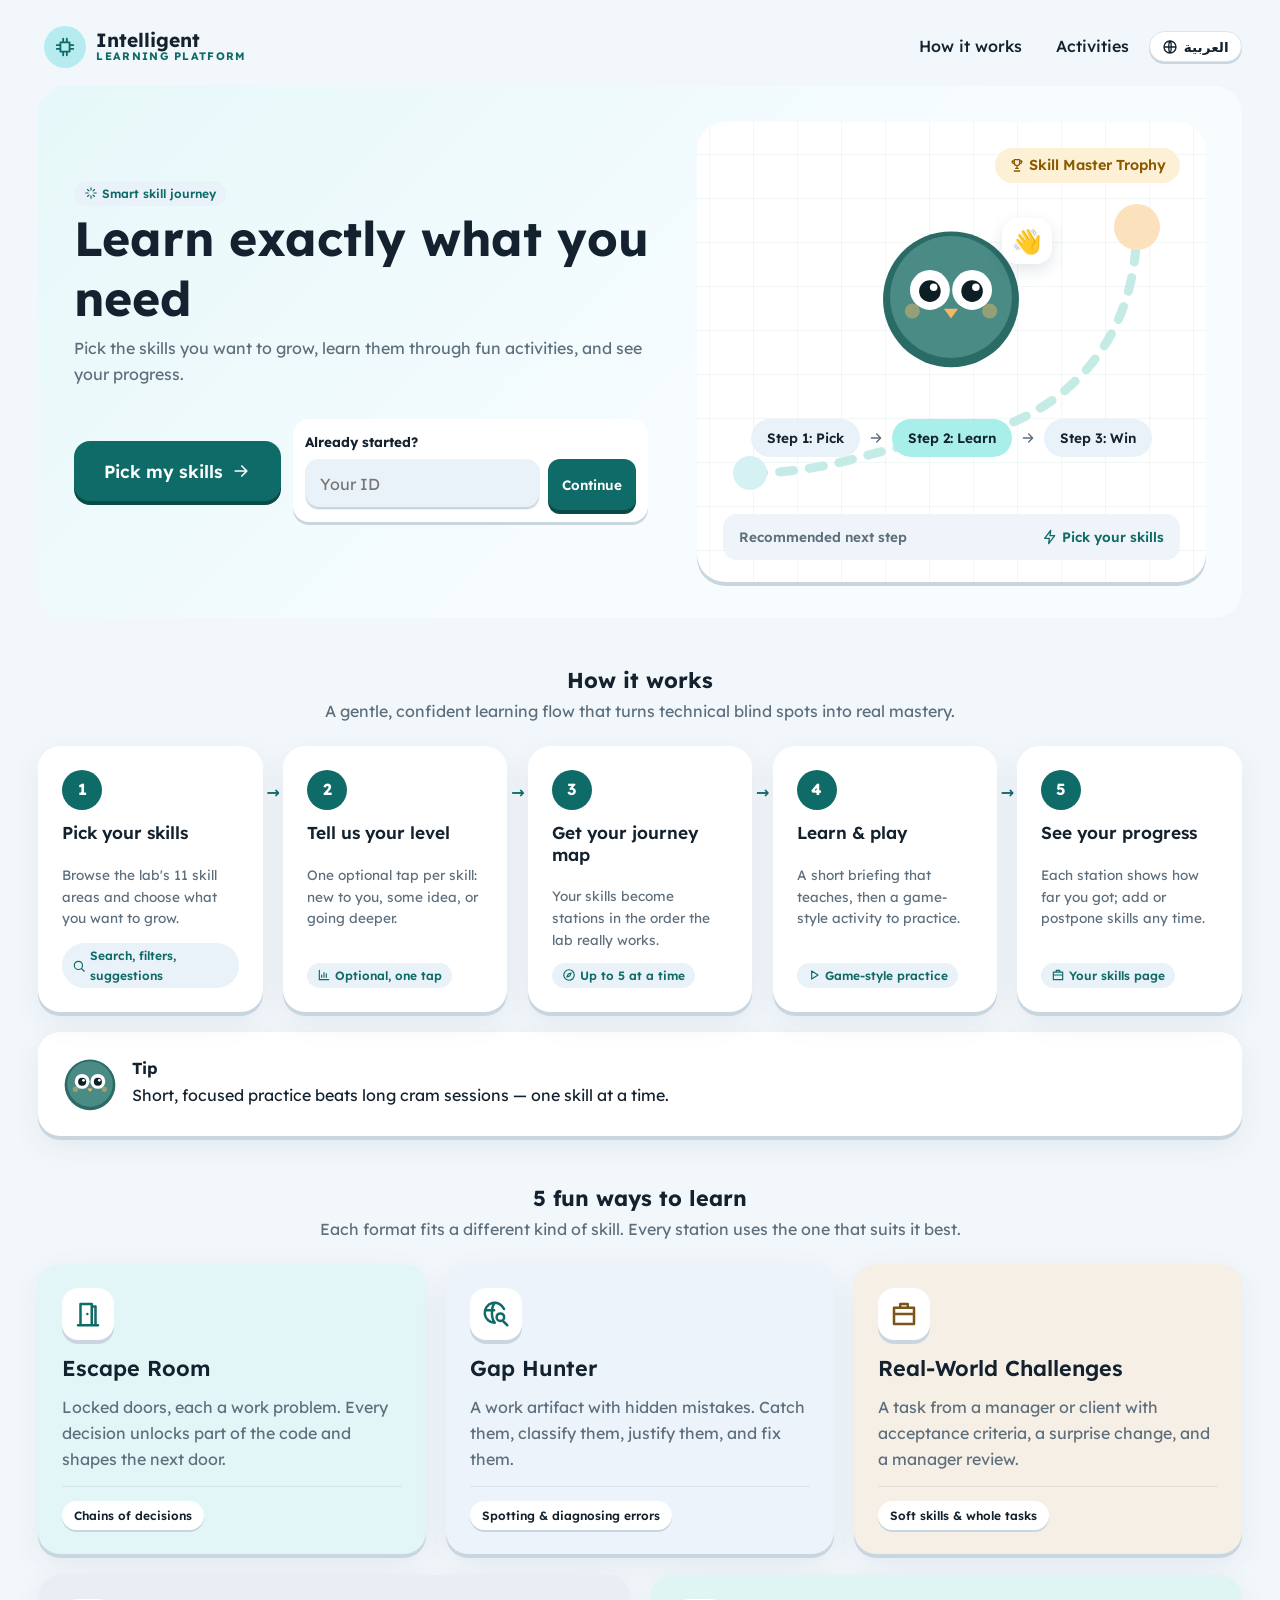
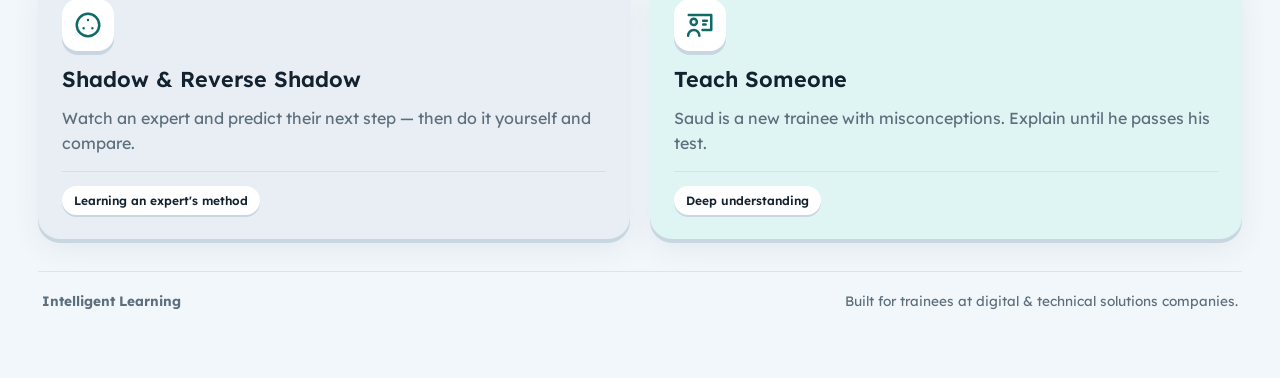
<file: frontend/index.html>
<!doctype html>
<html lang="en" dir="ltr">
<head>
  <meta charset="utf-8">
  <meta name="viewport" content="width=device-width, initial-scale=1">
  <title>Intelligent Learning</title>
  <link rel="preconnect" href="https://fonts.googleapis.com">
  <link rel="preconnect" href="https://fonts.gstatic.com" crossorigin>
  <link rel="stylesheet" href="https://fonts.googleapis.com/css2?family=Lexend:wght@400;500;600;700&family=IBM+Plex+Sans+Arabic:wght@400;500;600;700&display=swap">
  <link rel="stylesheet" href="css/style.css?v=18">
  <script src="js/i18n.js?v=18"></script>
</head>
<body>
  <main id="page"></main>
  <script src="js/core.js?v=18"></script>
  <script src="js/index.js?v=18"></script>
</body>
</html>
</file>
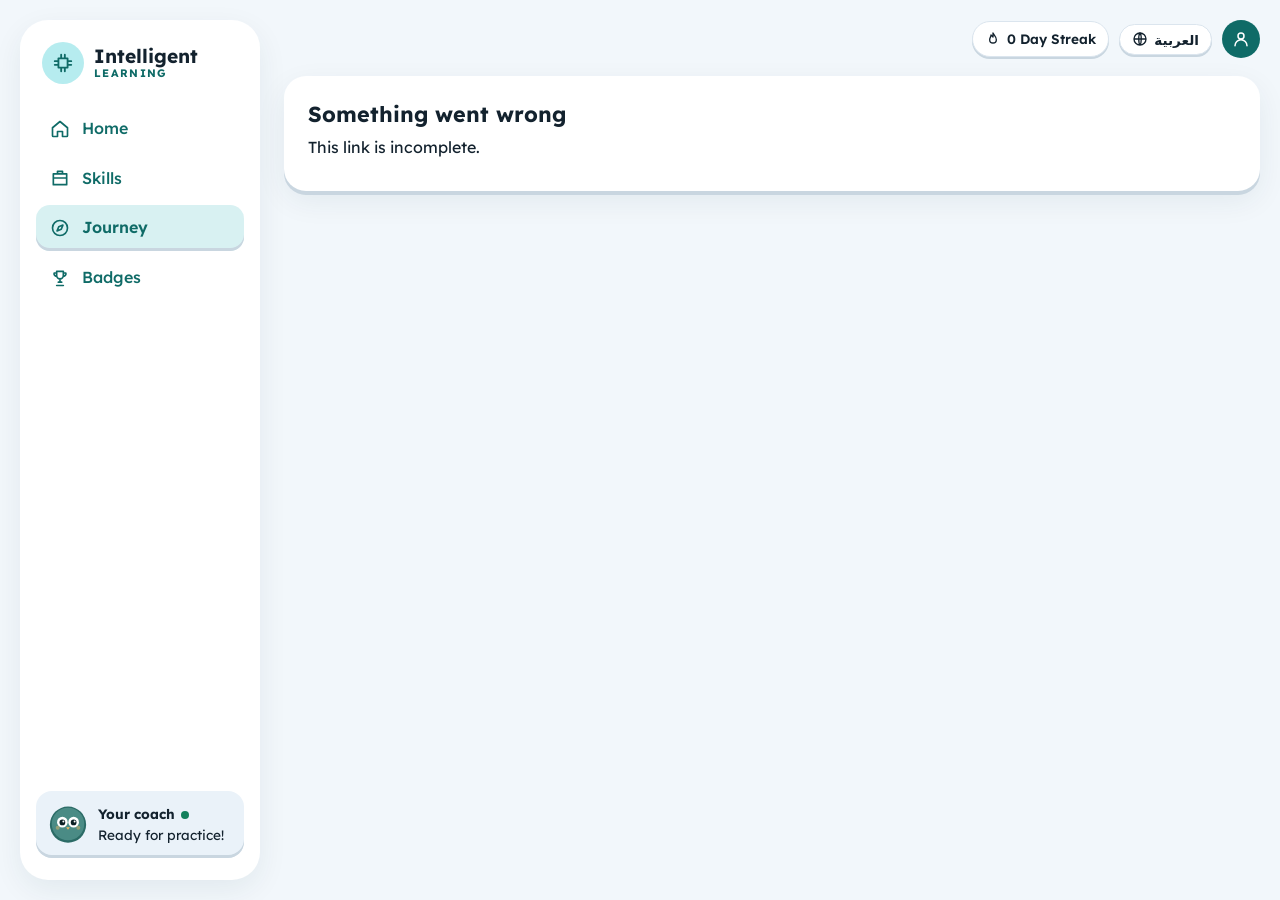
<file: frontend/activity.html>
<!doctype html>
<html lang="en" dir="ltr">
<head>
  <meta charset="utf-8">
  <meta name="viewport" content="width=device-width, initial-scale=1">
  <title>Intelligent Learning</title>
  <link rel="preconnect" href="https://fonts.googleapis.com">
  <link rel="preconnect" href="https://fonts.gstatic.com" crossorigin>
  <link rel="stylesheet" href="https://fonts.googleapis.com/css2?family=Lexend:wght@400;500;600;700&family=IBM+Plex+Sans+Arabic:wght@400;500;600;700&display=swap">
  <link rel="stylesheet" href="css/style.css?v=18">
  <script src="js/i18n.js?v=18"></script>
</head>
<body>
  <main id="page"></main>
  <script src="js/core.js?v=18"></script>
  <script src="js/activity-kit.js?v=18"></script>
  <script src="js/activity-hunter.js?v=18"></script>
  <script src="js/activity-escape.js?v=18"></script>
  <script src="js/activity-work.js?v=18"></script>
  <script src="js/activity-shadow.js?v=18"></script>
  <script src="js/activity-teach.js?v=18"></script>
  <script src="js/activity.js?v=18"></script>
</body>
</html>
</file>
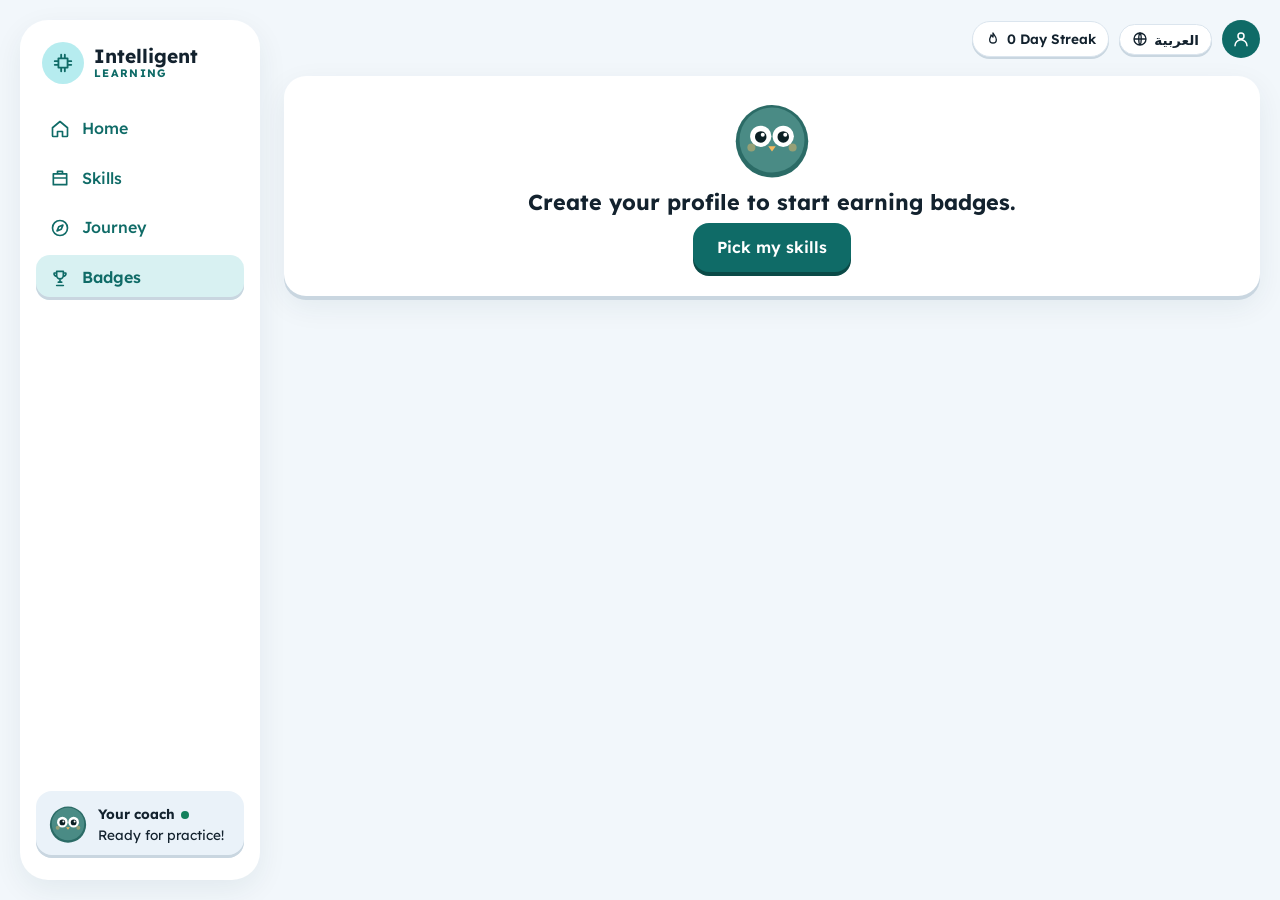
<file: frontend/badges.html>
<!doctype html>
<html lang="en" dir="ltr">
<head>
  <meta charset="utf-8">
  <meta name="viewport" content="width=device-width, initial-scale=1">
  <title>Intelligent Learning</title>
  <link rel="preconnect" href="https://fonts.googleapis.com">
  <link rel="preconnect" href="https://fonts.gstatic.com" crossorigin>
  <link rel="stylesheet" href="https://fonts.googleapis.com/css2?family=Lexend:wght@400;500;600;700&family=IBM+Plex+Sans+Arabic:wght@400;500;600;700&display=swap">
  <link rel="stylesheet" href="css/style.css?v=18">
  <script src="js/i18n.js?v=18"></script>
</head>
<body>
  <main id="page"></main>
  <script src="js/core.js?v=18"></script>
  <script src="js/badges.js?v=18"></script>
</body>
</html>
</file>
<file: frontend/css/style.css>
/* Intelligent Learning — design system (teal, soft cards, friendly game feel).
   Logical properties everywhere so the same CSS works for English (LTR) and Arabic (RTL). */

:root {
  --bg: #f2f7fb;
  --surface: #ffffff;
  --surface-2: #eaf2f9;
  --text: #13222e;
  --muted: #5d6e7c;
  --border: #dbe5ee;
  --edge: #c9d6e0; /* the "3D" bottom edge of cards and buttons */
  --primary: #0f6b67;
  --primary-hover: #0b5753;
  --primary-soft: #d8f1f2;
  --cyan: #b6ecef;
  --cyan-soft: #e6f8f9;
  --amber: #f3b23f;
  --amber-soft: #fdf0d5;
  --amber-text: #8a5a00;
  --success: #12805c;
  --success-soft: #dcf3ea;
  --danger: #c4373c;
  --danger-soft: #fbe3e4;
  --coach-ring: #2b6b66;
  --coach-body: #4a8b85;
  --radius: 22px;
  --shadow: 0 10px 30px rgba(19, 50, 70, 0.07);
  --font: "Lexend", "Segoe UI", system-ui, sans-serif;
}
html[lang="ar"] { --font: "IBM Plex Sans Arabic", "Lexend", Tahoma, sans-serif; }

* { box-sizing: border-box; }
body { margin: 0; background: var(--bg); color: var(--text); font-family: var(--font); line-height: 1.6; }
h1, h2, h3 { line-height: 1.25; margin: 0 0 8px; }
h1 { font-size: 1.9rem; font-weight: 700; }
h2 { font-size: 1.35rem; font-weight: 700; }
h3 { font-size: 1.08rem; font-weight: 600; }
p { margin: 6px 0; }
a { color: var(--primary); }
code, pre, .code { font-family: ui-monospace, Menlo, Consolas, monospace; }
.hidden { display: none !important; }
.sr-only { position: absolute; width: 1px; height: 1px; overflow: hidden; clip: rect(0 0 0 0); }
.muted { color: var(--muted); }
.small { font-size: 0.85rem; }
.hint { font-size: 0.85rem; color: var(--muted); }
.center { text-align: center; }
.error { color: var(--danger); font-size: 0.9rem; }
.error:empty { display: none; }
.ok-text { color: var(--success); }
.warn-text { color: var(--amber-text); }
.eyebrow { font-size: 0.75rem; letter-spacing: 0.06em; font-weight: 700; color: var(--primary); text-transform: uppercase; }

/* ---------- App shell ---------- */

.app-layout { display: flex; min-height: 100vh; gap: 24px; padding: 20px; }
.sidebar {
  position: sticky; top: 20px; align-self: flex-start;
  width: 240px; flex: none; min-height: calc(100vh - 40px);
  background: var(--surface); border-radius: 28px; padding: 22px 16px;
  display: flex; flex-direction: column; gap: 22px; box-shadow: var(--shadow);
}
.brand { display: flex; align-items: center; gap: 10px; text-decoration: none; color: var(--text); padding: 0 6px; }
.brand-mark { width: 42px; height: 42px; border-radius: 50%; background: var(--cyan); color: var(--primary); display: grid; place-items: center; }
.brand-text { display: flex; flex-direction: column; line-height: 1.1; }
.brand-text strong { font-size: 1.2rem; }
.brand-text small { font-size: 0.68rem; letter-spacing: 0.12em; color: var(--primary); font-weight: 700; }
.side-nav { display: grid; gap: 4px; }
.nav-link { display: flex; align-items: center; gap: 12px; padding: 10px 14px; border-radius: 14px; text-decoration: none; color: var(--primary); font-weight: 500; }
.nav-link:hover { background: var(--surface-2); }
.nav-link.active { background: var(--primary-soft); font-weight: 600; box-shadow: inset 0 -3px 0 var(--edge); }
.side-nudge { margin-top: auto; display: flex; gap: 10px; align-items: center; background: var(--surface-2); border-radius: 16px; padding: 12px; box-shadow: inset 0 -3px 0 var(--edge); }
.side-nudge div { display: flex; flex-direction: column; font-size: 0.85rem; }
.online-dot { display: inline-block; width: 8px; height: 8px; border-radius: 50%; background: var(--success); margin-inline-start: 6px; }
.app-main { flex: 1; min-width: 0; display: flex; flex-direction: column; gap: 18px; }
.topbar { display: flex; justify-content: flex-end; align-items: center; gap: 10px; }
.avatar { width: 38px; height: 38px; border-radius: 50%; background: var(--primary); color: #fff; display: grid; place-items: center; }
main { width: 100%; max-width: 1560px; margin: 0 auto; }

@media (max-width: 900px) {
  .app-layout { flex-direction: column; padding: 12px; gap: 12px; }
  .sidebar { position: static; width: 100%; min-height: 0; flex-direction: row; flex-wrap: wrap; align-items: center; padding: 12px; border-radius: 20px; }
  .side-nav { display: flex; flex-wrap: wrap; gap: 2px; }
  .nav-link { padding: 8px 10px; }
  .nav-link span { font-size: 0.85rem; }
  .side-nudge { display: none; }
}

/* ---------- Cards, pills, buttons ---------- */

.card { background: var(--surface); border-radius: var(--radius); padding: 24px; box-shadow: 0 4px 0 var(--edge), var(--shadow); margin-bottom: 20px; }
.card.soft { background: var(--surface-2); box-shadow: none; }
.card.flat { box-shadow: none; border: 1px solid var(--border); }
.pill { display: inline-flex; align-items: center; gap: 6px; background: var(--surface); border: 1px solid var(--border); border-radius: 999px; padding: 6px 12px; font-size: 0.85rem; font-weight: 600; color: var(--text); box-shadow: 0 2px 0 var(--edge); font-family: inherit; }
button.pill { cursor: pointer; }
.chip-tag { display: inline-flex; align-items: center; gap: 4px; font-size: 0.75rem; font-weight: 600; padding: 3px 10px; border-radius: 999px; background: var(--surface-2); color: var(--primary); }
.chip-tag.amber { background: var(--amber-soft); color: var(--amber-text); }
.chip-tag.green { background: var(--success-soft); color: var(--success); }
.chip-tag.red { background: var(--danger-soft); color: var(--danger); }
.chip-tag.cyan { background: var(--cyan); color: var(--primary); }
.chip-tag.solid { background: var(--primary); color: #fff; }
.chip-tag.muted { background: var(--bg); color: var(--muted); border: 1px solid var(--border); }

.btn {
  display: inline-flex; align-items: center; justify-content: center; gap: 8px;
  padding: 12px 24px; border: 0; border-radius: 16px; font: inherit; font-weight: 600;
  background: var(--primary); color: #fff; cursor: pointer; text-decoration: none;
  box-shadow: 0 4px 0 #0a4a47; transition: transform 0.05s, box-shadow 0.05s;
}
.btn:hover:not(:disabled) { background: var(--primary-hover); }
.btn:active:not(:disabled) { transform: translateY(3px); box-shadow: 0 1px 0 #0a4a47; }
.btn:disabled { opacity: 0.5; cursor: not-allowed; }
.btn-secondary { background: var(--surface); color: var(--primary); box-shadow: 0 4px 0 var(--edge); border: 1px solid var(--border); }
.btn-secondary:hover:not(:disabled) { background: var(--surface-2); }
.btn-secondary:active:not(:disabled) { box-shadow: 0 1px 0 var(--edge); }
.btn-small { padding: 7px 14px; font-size: 0.85rem; border-radius: 12px; }
.btn-big { padding: 16px 30px; font-size: 1.1rem; }
.btn.selected { background: var(--primary); color: #fff; }
.actions { display: flex; flex-wrap: wrap; gap: 12px; align-items: center; margin-top: 16px; }
.actions.end { justify-content: flex-end; }
.actions.between { justify-content: space-between; }
.icon { flex: none; }
html[dir="rtl"] .flip { transform: scaleX(-1); }

input[type="text"], select, textarea {
  width: 100%; padding: 12px 14px; font: inherit; color: var(--text);
  background: var(--surface-2); border: 1px solid transparent; border-radius: 14px; box-shadow: inset 0 -2px 0 var(--edge);
}
textarea { resize: vertical; }
input:focus, select:focus, textarea:focus, .btn:focus-visible, a:focus-visible, button:focus-visible { outline: 3px solid var(--cyan); outline-offset: 2px; }

.grid { display: grid; gap: clamp(14px, 1.4vw, 22px); margin-bottom: 32px; }
.grid-2 { grid-template-columns: repeat(auto-fit, minmax(min(100%, 320px), 1fr)); }
.grid-3 { grid-template-columns: repeat(auto-fit, minmax(min(100%, 280px), 1fr)); }
main > section, main > .card, .split > div > section { margin-bottom: 32px; }
.head-row h2, .head-row h3 { margin: 0; }
.split { display: grid; grid-template-columns: minmax(0, 1fr) clamp(280px, 24vw, 360px); gap: clamp(16px, 1.6vw, 28px); align-items: start; }
@media (max-width: 1100px) { .split { grid-template-columns: 1fr; } }

.bar { position: relative; height: 10px; background: var(--surface-2); border-radius: 999px; }
.bar-fill { height: 100%; border-radius: 999px; background: var(--primary); transition: width 0.8s ease-out; }
.bar-fill.below { background: var(--amber); }
.bar-target { position: absolute; top: -3px; width: 3px; height: 16px; background: var(--text); opacity: 0.35; border-radius: 2px; }
.bar.big { height: 16px; }
.bar.big .bar-target { top: -4px; height: 24px; }
@media (prefers-reduced-motion: reduce) { .bar-fill { transition: none; } }

.spinner { width: 34px; height: 34px; margin: 8px auto; border: 4px solid var(--primary-soft); border-top-color: var(--primary); border-radius: 50%; animation: spin 0.9s linear infinite; }
@keyframes spin { to { transform: rotate(360deg); } }
.loading-card .nudge { animation: bob 1.6s ease-in-out infinite; }
@keyframes bob { 50% { transform: translateY(-6px); } }
@media (prefers-reduced-motion: reduce) { .spinner, .loading-card .nudge { animation: none; } }

.code { background: #0f2230; color: #d7f3f4; border-radius: 14px; padding: 14px 16px; overflow-x: auto; font-size: 0.86rem; line-height: 1.55; text-align: left; white-space: pre; margin: 12px 0; }
.table-wrap { overflow-x: auto; margin: 12px 0; border-radius: 14px; border: 1px solid var(--border); }
.data-table { width: 100%; border-collapse: collapse; font-size: 0.9rem; background: var(--surface); }
.data-table th { background: var(--surface-2); color: var(--primary); font-weight: 600; text-align: start; padding: 10px 14px; }
.data-table td { padding: 10px 14px; border-top: 1px solid var(--border); }
.plain-list { padding-inline-start: 20px; }

/* ---------- Coach ---------- */

.nudge { flex: none; }
.nudge-say { display: flex; gap: 14px; align-items: flex-start; }
.nudge-say .bubble-box { flex: 1; background: var(--surface); border-radius: 18px; border-start-start-radius: 4px; padding: 12px 16px; box-shadow: 0 3px 0 var(--edge); }
.nudge-say .bubble-box strong { color: var(--primary); font-size: 0.85rem; }
.nudge-say p { margin: 2px 0 0; }

/* ---------- Stepper (journey stations) ---------- */

.stepper { display: flex; align-items: center; gap: 8px; flex-wrap: wrap; background: var(--surface); border-radius: 999px; padding: 10px 16px; box-shadow: 0 4px 0 var(--edge); margin-bottom: 20px; }
.step { display: inline-flex; align-items: center; gap: 6px; font-size: 0.82rem; font-weight: 600; color: var(--muted); }
.step .dot { width: 26px; height: 26px; border-radius: 50%; display: grid; place-items: center; background: var(--surface-2); color: var(--muted); font-size: 0.75rem; }
.step.done { color: var(--primary); }
.step.done .dot { background: var(--cyan); color: var(--primary); }
.step.active { background: var(--primary-soft); padding-block: 4px; padding-inline: 4px 12px; border-radius: 999px; color: var(--primary); box-shadow: 0 2px 0 var(--edge); }
.step.active .dot { background: var(--primary); color: #fff; }
.step-line { flex: 1; min-width: 12px; height: 2px; background: var(--border); }
.step-line.done { background: var(--primary); }

/* ---------- Landing ---------- */

.landing { width: 100%; max-width: 1680px; margin: 0 auto; padding: clamp(14px, 2vw, 32px) clamp(16px, 3vw, 48px) 48px; }
.landing-nav { display: flex; align-items: center; justify-content: space-between; gap: 12px; margin-bottom: 18px; flex-wrap: wrap; }
.landing-nav nav { display: flex; gap: 6px; align-items: center; flex-wrap: wrap; }
.landing-nav nav a { padding: 8px 14px; border-radius: 999px; text-decoration: none; color: var(--text); font-weight: 500; }
.landing-nav nav a:hover { background: var(--surface-2); }
.hero { display: grid; grid-template-columns: minmax(0, 1.15fr) minmax(0, 1fr); gap: clamp(20px, 3vw, 48px); background: linear-gradient(135deg, var(--cyan-soft), #f7fcff 60%); border-radius: 28px; padding: 36px; align-items: center; }
.hero h1 { font-size: clamp(2rem, 4vw, 3rem); }
@media (max-width: 860px) { .hero { grid-template-columns: 1fr; padding: 24px; } }
.continue-box { background: var(--surface); border-radius: 16px; padding: 12px; box-shadow: 0 3px 0 var(--edge); display: grid; gap: 6px; }
.continue-box form { display: flex; gap: 8px; }
/* Hero illustration: the coach with a dashed path rising to the achievement */
.hero-art { position: relative; overflow: hidden; background: var(--surface); border-radius: 28px; padding: 24px; box-shadow: 0 4px 0 var(--edge); min-height: 360px; display: flex; flex-direction: column; align-items: center; justify-content: space-between; gap: 14px; }
.hero-art > *:not(.rise-path):not(.dot-start):not(.dot-goal) { position: relative; z-index: 1; }
.rise-path { position: absolute; inset: 0; width: 100%; height: 100%; z-index: 0; }
.rise-path path { fill: none; stroke: #bfe9e4; stroke-width: 9; stroke-linecap: round; stroke-dasharray: 14 16; opacity: 0.9; }
.dot-start, .dot-goal { position: absolute; border-radius: 50%; z-index: 0; }
.dot-start { width: 34px; height: 34px; background: #d5f1f3; bottom: 6%; inset-inline-start: 6%; }
.dot-goal { width: 46px; height: 46px; background: #fbe2bd; top: 18%; inset-inline-end: 9%; }
.trophy-chip { align-self: flex-end; font-size: 0.9rem; padding: 6px 14px; }
.owl-wrap { position: relative; }
.wave { position: absolute; top: -4px; inset-inline-end: -26px; background: var(--surface); border-radius: 16px; padding: 4px 10px; font-size: 1.5rem; box-shadow: 0 6px 16px rgba(19, 50, 70, 0.12); }
.path-steps { display: flex; justify-content: center; align-items: center; gap: 8px; flex-wrap: wrap; color: var(--muted); }
.path-steps span { background: var(--surface-2); border-radius: 999px; padding: 8px 16px; font-size: 0.85rem; font-weight: 600; color: var(--text); }
.path-steps span.on { background: #a8efe9; }

.next-bar { width: 100%; display: flex; justify-content: space-between; align-items: center; gap: 8px; background: var(--surface-2); border-radius: 14px; padding: 8px 14px; font-size: 0.85rem; font-weight: 600; color: var(--muted); }
.next-tag { display: inline-flex; align-items: center; gap: 4px; color: var(--primary); }
/* "How it works": five sequential steps side by side, joined by arrows */
.how-row { list-style: none; padding: 0; margin: 0 0 8px; display: grid; grid-template-columns: repeat(5, minmax(0, 1fr)); gap: clamp(14px, 1.6vw, 28px); }
.how-step { position: relative; margin: 0; display: flex; flex-direction: column; gap: 6px; }
.how-step .chip-tag { margin-top: auto; align-self: flex-start; }
.how-step:not(:last-child)::after { content: "→"; position: absolute; top: 34px; inset-inline-end: calc(-1 * clamp(14px, 1.6vw, 28px) / 2 - 7px); color: var(--primary); font-weight: 700; z-index: 1; }
html[dir="rtl"] .how-step:not(:last-child)::after { content: "←"; }
.how-step .num { width: 40px; height: 40px; border-radius: 50%; background: var(--primary); color: #fff; display: grid; place-items: center; font-weight: 700; margin-bottom: 6px; }
@media (max-width: 1100px) { .how-row { grid-template-columns: repeat(3, minmax(0, 1fr)); } .how-step::after { display: none; } }
@media (max-width: 640px) { .how-row { grid-template-columns: 1fr; } }
.section-title { text-align: center; margin: 48px 0 6px; }
.section-title + p { margin-bottom: 22px; }
.tip-card { margin-top: 32px; }
/* The five activity formats: drawn icons, a soft tone each */
.activity-grid { display: grid; grid-template-columns: repeat(6, minmax(0, 1fr)); gap: clamp(14px, 1.6vw, 26px); margin-bottom: 32px; }
.activity-grid > * { grid-column: span 2; }
.activity-grid > :nth-child(n + 4) { grid-column: span 3; } /* 3 + 2, like the design */
@media (max-width: 1100px) { .activity-grid { grid-template-columns: repeat(2, minmax(0, 1fr)); } .activity-grid > *, .activity-grid > :nth-child(n + 4) { grid-column: span 1; } .activity-grid > :last-child { grid-column: 1 / -1; } }
@media (max-width: 640px) { .activity-grid { grid-template-columns: 1fr; } }
.activity-card { display: flex; flex-direction: column; gap: 8px; margin-bottom: 0; }
.activity-card h3 { font-size: 1.35rem; margin: 6px 0 0; }
.activity-card .icon-badge { width: 52px; height: 52px; border-radius: 16px; background: var(--surface); color: var(--primary); display: grid; place-items: center; box-shadow: 0 4px 0 var(--edge); }
.tone-escape_room { background: #e2f6f8; }
.tone-gap_hunter { background: #edf3fb; }
.tone-work_challenge { background: #f5efe6; }
.tone-work_challenge .icon-badge, .tone-work_challenge .play-circle { color: #7a5418; }
.tone-shadow { background: #e8eef4; }
.tone-teach_others { background: #dff5f4; }
.chip-tag.white { background: var(--surface); color: var(--text); box-shadow: 0 2px 0 var(--edge); padding: 5px 12px; }
.play-circle { width: 46px; height: 46px; border-radius: 50%; background: var(--primary); color: #fff; display: grid; place-items: center; box-shadow: 0 4px 0 #0a4a47; flex: none; }
.tone-work_challenge .play-circle { background: #7a5418; color: #fff; box-shadow: 0 4px 0 #5a3d10; }

.activity-card.recommended { outline: 2px solid var(--primary); }
.activity-card .meta { margin-top: auto; display: flex; justify-content: space-between; align-items: center; gap: 8px; padding-top: 14px; border-top: 1px solid rgba(19, 50, 70, 0.08); }
.footer { display: flex; flex-wrap: wrap; justify-content: space-between; gap: 12px; margin-top: 30px; padding: 18px 4px; color: var(--muted); font-size: 0.85rem; border-top: 1px solid var(--border); }

/* ---------- Profile ---------- */

.welcome { display: grid; grid-template-columns: minmax(0, 1fr) auto; gap: 20px; align-items: center; background: linear-gradient(120deg, var(--surface), var(--cyan-soft)); }
.coach-card { display: flex; gap: 12px; align-items: center; background: var(--surface); border-radius: 20px; padding: 14px 18px; box-shadow: 0 3px 0 var(--edge); max-width: 360px; }
@media (max-width: 760px) { .welcome { grid-template-columns: 1fr; } }
.field-grid { display: grid; grid-template-columns: repeat(auto-fit, minmax(min(100%, 170px), 1fr)); gap: clamp(10px, 1.2vw, 18px); margin-bottom: 8px; }
.field-card { display: flex; flex-direction: column; gap: 6px; align-items: flex-start; text-align: start; padding: 16px; border-radius: 20px; border: 2px solid transparent; background: var(--surface); box-shadow: 0 4px 0 var(--edge); cursor: pointer; font: inherit; color: var(--text); }
.field-card .icon-badge { width: 44px; height: 44px; border-radius: 50%; background: var(--surface-2); color: var(--primary); display: grid; place-items: center; }
.field-card strong { font-size: 1rem; }
.field-card span { font-size: 0.8rem; color: var(--muted); }
.field-card[aria-pressed="true"] { border-color: var(--primary); background: var(--cyan-soft); }
.chips { display: flex; flex-wrap: wrap; gap: 10px; }
.chip-toggle { display: inline-flex; align-items: center; gap: 6px; padding: 10px 18px; border-radius: 999px; border: 1px solid var(--border); background: var(--surface); color: var(--text); font: inherit; font-weight: 500; cursor: pointer; box-shadow: 0 3px 0 var(--edge); }
.chip-toggle[aria-pressed="true"] { background: var(--primary); color: #fff; border-color: var(--primary); box-shadow: 0 3px 0 #0a4a47; }
.chip-remove { background: none; border: 0; color: inherit; cursor: pointer; font-size: 1.1rem; line-height: 1; padding: 0 2px; }
.banner { display: flex; align-items: center; gap: 14px; background: var(--surface-2); border-radius: 18px; padding: 14px 18px; box-shadow: 0 3px 0 var(--edge); margin-bottom: 20px; }
.banner .icon-badge { width: 44px; height: 44px; border-radius: 50%; background: var(--cyan); color: var(--primary); display: grid; place-items: center; flex: none; }
.steps-header { display: flex; align-items: center; gap: 14px; flex-wrap: wrap; margin-bottom: 18px; }
.steps-header .sh { display: flex; align-items: center; gap: 8px; color: var(--muted); font-weight: 600; }
.steps-header .sh .dot { width: 30px; height: 30px; border-radius: 50%; display: grid; place-items: center; background: var(--surface); box-shadow: 0 2px 0 var(--edge); }
.steps-header .sh.on { color: var(--text); }
.steps-header .sh.on .dot { background: var(--primary); color: #fff; }

/* ---------- Assessment ---------- */

.segments { display: flex; justify-content: space-between; align-items: center; gap: 16px; flex-wrap: wrap; }
.segment { display: flex; align-items: center; gap: 10px; }
.segment .label { font-size: 0.72rem; color: var(--muted); font-weight: 700; letter-spacing: 0.05em; text-transform: uppercase; display: block; }
.dots { display: flex; gap: 6px; align-items: center; }
.dots i { width: 10px; height: 10px; border-radius: 50%; background: var(--border); display: block; }
.dots i.on { background: var(--primary); width: 14px; height: 14px; }
.q-head { display: flex; justify-content: space-between; gap: 12px; flex-wrap: wrap; align-items: flex-start; }
.q-text { font-size: 1.15rem; font-weight: 600; white-space: pre-wrap; margin: 14px 0; }
.options { border: 0; padding: 0; margin: 14px 0; display: grid; gap: 10px; }
.option { position: relative; display: flex; align-items: center; gap: 14px; padding: 14px 16px; border: 2px solid var(--border); border-radius: 16px; background: var(--surface); cursor: pointer; box-shadow: 0 3px 0 var(--edge); }
.option .letter { flex: none; width: 34px; height: 34px; border-radius: 50%; background: var(--surface-2); color: var(--primary); display: grid; place-items: center; font-weight: 700; }
.option .text { flex: 1; font-weight: 500; }
.option input { position: absolute; opacity: 0; pointer-events: none; }
.option:has(input:checked) { border-color: var(--primary); background: var(--cyan-soft); }
.option:has(input:checked) .letter { background: var(--primary); color: #fff; }
.option:has(input:focus-visible) { outline: 3px solid var(--cyan); }
.order-list { padding: 0; margin: 12px 0; list-style: none; counter-reset: step; display: grid; gap: 8px; }
.order-item { counter-increment: step; display: flex; align-items: center; gap: 12px; padding: 12px 14px; border: 2px solid var(--border); border-radius: 16px; background: var(--surface); box-shadow: 0 3px 0 var(--edge); }
.order-item::before { content: counter(step); flex: none; width: 30px; height: 30px; border-radius: 50%; display: grid; place-items: center; background: var(--primary); color: #fff; font-weight: 700; font-size: 0.85rem; }
.order-item > span:first-of-type { flex: 1; }
.order-controls { display: flex; gap: 4px; }
.calm-pill { display: inline-flex; align-items: center; gap: 10px; background: var(--surface); border-radius: 999px; padding-block: 6px; padding-inline: 6px 16px; box-shadow: 0 3px 0 var(--edge); font-weight: 500; font-size: 0.9rem; }
.q-footer { display: flex; justify-content: space-between; align-items: center; gap: 12px; flex-wrap: wrap; margin-top: 18px; }

/* ---------- Report ---------- */

.report-hero { display: grid; grid-template-columns: minmax(0, 1fr) clamp(260px, 24vw, 340px); gap: 20px; background: linear-gradient(120deg, var(--cyan-soft), var(--cyan)); border-radius: 28px; padding: 28px; margin-bottom: 20px; align-items: center; }
@media (max-width: 860px) { .report-hero { grid-template-columns: 1fr; } }
.level-card { background: var(--surface); border-radius: 22px; padding: 20px; text-align: center; box-shadow: 0 4px 0 var(--edge); }
.ring { --p: 0; width: 120px; height: 120px; border-radius: 50%; margin: 0 auto 10px; display: grid; place-items: center; background: conic-gradient(var(--primary) calc(var(--p) * 1%), var(--surface-2) 0); }
.ring > div { width: 96px; height: 96px; border-radius: 50%; background: var(--surface); display: grid; place-items: center; align-content: center; }
.ring strong { font-size: 1.6rem; line-height: 1; }
.ring small { font-size: 0.62rem; color: var(--muted); font-weight: 700; letter-spacing: 0.06em; }
.comp-card { margin-bottom: 0; }
.comp-card .top { display: flex; justify-content: space-between; align-items: flex-start; gap: 8px; }
.comp-card .icon-badge { width: 42px; height: 42px; border-radius: 50%; background: var(--cyan); color: var(--primary); display: grid; place-items: center; }
.comp-card .type { font-size: 0.72rem; font-weight: 700; letter-spacing: 0.05em; color: var(--muted); margin-top: 10px; text-transform: uppercase; }
.comp-card h3 { margin: 2px 0 10px; }
.bar-row { display: flex; justify-content: space-between; font-size: 0.8rem; margin: 8px 0 4px; }
.before-after { display: flex; justify-content: space-between; align-items: center; gap: 8px; background: var(--surface-2); border-radius: 12px; padding: 8px 12px; margin-top: 12px; font-size: 0.82rem; font-weight: 600; }
.priority-card { margin-bottom: 0; display: flex; flex-direction: column; gap: 8px; }
.priority-card .num { width: 34px; height: 34px; border-radius: 50%; background: var(--primary); color: #fff; display: grid; place-items: center; font-weight: 700; }
.priority-card .top { display: flex; justify-content: space-between; align-items: center; }
.priority-card .why { color: var(--muted); font-size: 0.9rem; flex: 1; }
.journey-path { display: flex; align-items: flex-start; justify-content: space-between; gap: 8px; overflow-x: auto; padding: 10px 4px 4px; }
.station { flex: 1; min-width: 130px; display: flex; flex-direction: column; align-items: center; text-align: center; gap: 6px; }
.station .bubble-ico { width: 70px; height: 70px; border-radius: 50%; display: grid; place-items: center; background: var(--surface-2); color: var(--muted); box-shadow: 0 4px 0 var(--edge); }
.station.active .bubble-ico { background: var(--primary); color: #fff; box-shadow: 0 4px 0 #0a4a47; }
.station.done .bubble-ico { background: var(--cyan); color: var(--primary); }
.station .label { font-size: 0.7rem; font-weight: 700; letter-spacing: 0.06em; color: var(--muted); text-transform: uppercase; }
.station.active .label { color: var(--primary); }
.station strong { font-size: 0.95rem; }
.station.locked { opacity: 0.6; }
.modalities { background: var(--surface-2); border-radius: 26px; padding: 22px; margin-bottom: 20px; }
.review-item { border-radius: 16px; background: var(--surface-2); margin-bottom: 10px; }
.review-item summary { display: flex; flex-wrap: wrap; align-items: center; gap: 10px; padding: 12px 16px; cursor: pointer; font-weight: 500; }
.review-body { padding: 0 16px 16px; }
.review-options { list-style: none; padding: 0; margin: 8px 0; display: grid; gap: 6px; }
.review-options li { padding: 8px 12px; border-radius: 10px; background: var(--surface); border: 1px solid var(--border); }
.review-options li.correct { border-color: var(--success); background: var(--success-soft); }
.review-options li.wrong { border-color: var(--danger); background: var(--danger-soft); }
.adaptive-note { background: var(--cyan-soft); border-radius: 10px; padding: 8px 12px; font-size: 0.88rem; }
.rating { display: flex; flex-wrap: wrap; align-items: center; justify-content: space-between; gap: 8px; margin-top: 12px; padding-top: 10px; border-top: 1px dashed var(--border); }
.rating textarea { margin-top: 6px; }
.compare-row { border-radius: 16px; background: var(--surface-2); padding: 14px 16px; margin-bottom: 10px; }
.compare-nums { display: flex; flex-wrap: wrap; gap: 14px; margin: 6px 0; font-size: 0.9rem; }
.signal-list { margin: 6px 0 0; padding-inline-start: 18px; font-size: 0.88rem; }
.head-row { display: flex; justify-content: space-between; align-items: center; gap: 12px; flex-wrap: wrap; margin: 8px 0 16px; }
.card .head-row:first-child { margin-top: 0; }

/* ---------- Activity ---------- */

.mission-banner { background: linear-gradient(120deg, var(--cyan-soft), var(--cyan)); border-radius: 24px; padding: 22px 24px; margin-bottom: 16px; box-shadow: 0 4px 0 var(--edge); }
.mission-banner h2 { margin: 6px 0; }
.status-row { display: flex; flex-wrap: wrap; gap: 8px; margin-bottom: 16px; }
.side-panel h3 { display: flex; justify-content: space-between; align-items: center; }
.mini-stats { display: grid; grid-template-columns: 1fr 1fr; gap: 8px; margin-top: 10px; }
.mini-stats div { background: var(--surface-2); border-radius: 12px; padding: 10px; }
.mini-stats small { display: block; font-size: 0.68rem; color: var(--muted); font-weight: 700; letter-spacing: 0.04em; text-transform: uppercase; }
.mini-stats strong { font-size: 1.15rem; color: var(--primary); }
.badge-line { display: flex; gap: 10px; align-items: center; padding: 10px; border-radius: 12px; }
.badge-line.earned { background: var(--cyan-soft); }
.badge-line.locked { opacity: 0.55; }
.badge-line .ico { width: 38px; height: 38px; border-radius: 50%; background: var(--amber-soft); display: grid; place-items: center; font-size: 1.2rem; flex: none; }
.badge-line div { display: flex; flex-direction: column; font-size: 0.85rem; }
.alt-grid { display: grid; grid-template-columns: 1fr 1fr; gap: 8px; }
.alt-grid a { background: var(--surface-2); border-radius: 12px; padding: 10px; text-decoration: none; color: var(--text); font-size: 0.85rem; font-weight: 600; display: flex; flex-direction: column; gap: 4px; }
.alt-grid a:hover { background: var(--cyan-soft); }
.hint-list { list-style: none; padding: 0; margin: 0 0 14px; display: grid; gap: 6px; }
.hint-list li { background: var(--amber-soft); color: var(--amber-text); border-radius: 12px; padding: 8px 12px; }
.solutions { display: grid; grid-template-columns: repeat(auto-fit, minmax(220px, 1fr)); gap: 10px; margin-top: 8px; }
.step-card { text-align: start; white-space: normal; justify-content: flex-start; }
.step-card.selected { background: var(--success-soft); color: var(--text); border-color: var(--success); }
.style-tabs { display: flex; flex-wrap: wrap; gap: 8px; margin: 10px 0 16px; }
.key-ideas { display: grid; grid-template-columns: repeat(auto-fit, minmax(200px, 1fr)); gap: 12px; margin: 12px 0; }
.key-idea { background: var(--surface-2); border-radius: 16px; padding: 14px; box-shadow: inset 0 -3px 0 var(--edge); }
.key-idea .ico { width: 40px; height: 40px; border-radius: 50%; background: var(--cyan); display: grid; place-items: center; margin-bottom: 8px; color: var(--primary); }
.story-card { background: var(--amber-soft); border-radius: 18px; padding: 16px 18px; font-size: 1.05rem; }
.lesson-section { margin: 14px 0; }
.story .lesson-section { border-inline-start: 3px solid var(--primary); padding-inline-start: 14px; }
.visual-grid { display: grid; grid-template-columns: repeat(auto-fit, minmax(180px, 1fr)); gap: 10px; margin: 12px 0; }
.visual-block { display: flex; flex-direction: column; gap: 4px; padding: 16px; border-radius: 16px; background: var(--cyan-soft); text-align: center; }
.visual-emoji { font-size: 2rem; }
.expert-steps { padding-inline-start: 22px; display: grid; gap: 8px; margin: 8px 0; }
.expert-steps li.missed { color: var(--amber-text); }
.big-title { font-size: clamp(1.8rem, 3.5vw, 2.6rem); }
.stat-row { display: grid; grid-template-columns: repeat(auto-fit, minmax(160px, 1fr)); gap: 12px; margin: 12px 0; }
.stat { display: flex; gap: 12px; align-items: center; padding: 14px; border-radius: 16px; background: var(--surface-2); }
.stat .ico { width: 44px; height: 44px; border-radius: 50%; background: var(--cyan); color: var(--primary); display: grid; place-items: center; flex: none; }
.stat small { display: block; font-size: 0.7rem; font-weight: 700; color: var(--muted); letter-spacing: 0.05em; text-transform: uppercase; }
.stat strong { font-size: 1.4rem; color: var(--primary); }
.passport-list { display: grid; gap: 6px; margin-top: 12px; }
.passport-list div { display: flex; justify-content: space-between; gap: 8px; align-items: center; padding: 8px 12px; border-radius: 10px; background: var(--surface-2); font-size: 0.88rem; font-weight: 500; }
.lesson-dialog { max-width: 720px; width: calc(100% - 32px); border: 0; border-radius: var(--radius); background: var(--surface); color: var(--text); padding: 24px; box-shadow: var(--shadow); }
.lesson-dialog::backdrop { background: rgba(10, 30, 40, 0.45); }

/* Gap Hunter */
.artifact { margin-top: 8px; }
.hunt-lines { margin: 0; padding: 0; list-style: none; counter-reset: line; display: grid; gap: 2px; }
.hunt-lines li { counter-increment: line; padding: 6px 10px; border-radius: 8px; }
.hunt-lines li::before { content: counter(line); display: inline-block; min-width: 2.2ch; margin-inline-end: 10px; color: var(--muted); }
.code-lines { font-family: ui-monospace, Menlo, monospace; font-size: 0.86rem; background: var(--surface-2); border-radius: 14px; padding: 8px; text-align: left; white-space: pre-wrap; }
.hunt-line { cursor: pointer; }
.hunt-line:hover { background: var(--cyan-soft); }
.hunt-line.is-selected { background: var(--cyan-soft); box-shadow: inset 0 0 0 2px var(--primary); }
.hunt-line.is-found { background: var(--success-soft); }
.hunt-line.is-false { opacity: 0.5; text-decoration: line-through; cursor: default; }
.hunt-line.is-revealed { background: var(--amber-soft); }
.hunt-table td, .hunt-table th { white-space: nowrap; }
.missed-list { padding-inline-start: 20px; }
.missed-list li { margin-bottom: 12px; }
.missed-list code { background: var(--surface-2); padding: 2px 6px; border-radius: 6px; }

/* Escape room */
.door { border-top: 6px solid var(--primary); }
.clue-sheet { background: var(--amber-soft); border-radius: 18px; padding: 14px 18px; margin-bottom: 20px; }
.door-digit { font-size: 2rem; font-weight: 700; margin: 6px 0; }
.big-code { font-size: 1.7rem; font-weight: 700; letter-spacing: 0.3em; direction: ltr; }

/* Work challenge */
.inbox { border-inline-start: 6px solid var(--primary); }
.email-body { white-space: pre-wrap; }
.checklist { list-style: none; padding: 0; margin: 8px 0; display: grid; gap: 6px; }
.checklist label { display: flex; gap: 8px; align-items: flex-start; cursor: pointer; }
.checklist input:checked + span { text-decoration: line-through; color: var(--muted); }
.deliverable { min-height: 200px; }
.stars { letter-spacing: 2px; }
.criteria-list { list-style: none; padding: 0; margin: 10px 0; display: grid; gap: 8px; }
.manager-note { margin: 10px 0 0; padding: 10px 14px; border-inline-start: 4px solid var(--primary); background: var(--surface-2); border-radius: 10px; }

/* Shadow */
.pause-card { border: 2px dashed var(--primary); }
.golden-cards { display: flex; flex-wrap: wrap; gap: 8px; }
.golden-card { background: linear-gradient(135deg, #fbe8a6, #f0c463); color: #3a2d0b; border-radius: 14px; padding: 10px 14px; font-weight: 600; max-width: 260px; box-shadow: 0 3px 0 #d8a945; }
.side-by-side { display: grid; grid-template-columns: 1fr 1fr; gap: 16px; }
@media (max-width: 640px) { .side-by-side { grid-template-columns: 1fr; } }

/* Teach someone */
.chat { display: grid; gap: 10px; }
.bubble { max-width: 85%; padding: 10px 14px; border-radius: 16px; }
.bubble p { margin: 2px 0 0; white-space: pre-wrap; }
.bubble-name { font-size: 0.8rem; font-weight: 700; color: var(--muted); }
.from-saud { background: var(--cyan-soft); justify-self: start; border-start-start-radius: 4px; }
.from-me { background: var(--surface-2); justify-self: end; border-start-end-radius: 4px; }
.meter { display: grid; gap: 4px; max-width: 420px; }
.quiz-item { border-top: 1px solid var(--border); padding-top: 8px; margin-top: 8px; }

/* Badges page */
.badge-tile { display: flex; flex-direction: column; align-items: center; text-align: center; gap: 6px; margin-bottom: 0; }
.badge-tile .medal { width: 72px; height: 72px; border-radius: 50%; background: var(--amber-soft); display: grid; place-items: center; font-size: 2rem; box-shadow: 0 4px 0 #e6c98a; }
.badge-tile.locked { opacity: 0.5; }
.badge-tile.locked .medal { background: var(--surface-2); box-shadow: 0 4px 0 var(--edge); filter: grayscale(1); }
.tip-card { margin-top: 20px; }
.inline-add { display: flex; gap: 8px; margin-top: 12px; }
.inline-add input { flex: 1; }
.disabled-like { opacity: 0.6; cursor: default; pointer-events: none; }
.form-grid { margin-top: 20px; }
.form-grid .card { margin-bottom: 0; }
.other-field { margin-top: 12px; }
.sub-title { font-weight: 600; margin-bottom: 6px; }
.priority-card .btn, .priority-card .chip-tag { align-self: flex-start; }
.station .btn { margin-top: 4px; }
/* Directional icons point the other way in Arabic (RTL) */
html[dir="rtl"] .icon[data-icon="arrow"], html[dir="rtl"] .icon[data-icon="back"], html[dir="rtl"] .icon[data-icon="play"] { transform: scaleX(-1); }
/* Short buttons/chips keep one line (never squeezed by neighbours); long text wraps inside its box instead of overflowing. */
.btn, .pill, .chip-tag { flex-shrink: 0; max-width: 100%; overflow-wrap: anywhere; }
.pill, .btn-small, .landing-nav .btn, .hero-actions .btn { white-space: nowrap; }
.btn.step-card { white-space: normal; text-align: start; justify-content: flex-start; line-height: 1.5; min-width: 0; height: auto; }
.landing-nav .btn { padding-inline: 18px; }

/* Hero: breathing room under the subtitle */
.hero p.muted { margin-bottom: 0; }
.hero-actions { display: flex; flex-wrap: wrap; align-items: center; gap: 12px; margin-top: 32px; }

/* Hero illustration: taller, the path ends above the bottom bar, the bar is see-through */
.hero-art { min-height: 460px; padding: 26px 26px 22px; }
.rise-path { inset: 0; }
/* Faint, widely spaced grid lines behind the coach */
.hero-art {
  background-color: var(--surface);
  background-image:
    linear-gradient(to right, rgba(15, 107, 103, 0.06) 1px, transparent 1px),
    linear-gradient(to bottom, rgba(15, 107, 103, 0.06) 1px, transparent 1px);
  background-size: 44px 44px;
  background-position: center;
}
.dot-start { bottom: 92px; inset-inline-start: 7%; }
.path-steps { margin-bottom: 18px; }
.next-bar { background: rgba(226, 236, 246, 0.55); backdrop-filter: blur(4px); -webkit-backdrop-filter: blur(4px); padding: 12px 16px; }

/* ---------- Skills passport (pick skills: stages → axes → skills) ---------- */
.page-intro { margin-bottom: 16px; }
.search-box { display: flex; align-items: center; gap: 10px; background: var(--surface); border: 1px solid var(--border); border-radius: 16px; padding: 4px 14px; box-shadow: 0 3px 0 var(--edge); color: var(--muted); }
.search-box input { flex: 1; min-width: 0; border: 0; outline: 0; background: transparent; font: inherit; padding: 10px 0; color: var(--text); }
.search-box:focus-within { border-color: var(--primary); }
.filter-row { display: flex; flex-wrap: wrap; gap: 8px; margin: 14px 0 22px; }
.filter-row .pill { cursor: pointer; }
.filter-row .pill.active { background: var(--primary); color: #fff; border-color: var(--primary); box-shadow: 0 2px 0 #0a4a47; }
.stage-section { margin-bottom: 26px; }
.stage-title { display: flex; align-items: center; gap: 10px; font-size: 1.05rem; color: var(--primary); margin-bottom: 12px; }
.stage-title::after { content: ""; flex: 1; border-top: 2px dashed var(--border); }
.axis-grid { display: grid; grid-template-columns: repeat(auto-fill, minmax(min(100%, 220px), 1fr)); gap: 14px; }
.axis-card { display: flex; flex-direction: column; align-items: flex-start; gap: 6px; text-align: start; font: inherit; color: var(--text); cursor: pointer;
  background: var(--surface); border: 2px solid transparent; border-radius: 20px; padding: 18px; box-shadow: 0 4px 0 var(--edge), var(--shadow); transition: transform 0.12s; }
.axis-card:hover { transform: translateY(-2px); }
.axis-card:focus-visible { outline: 3px solid var(--primary); outline-offset: 2px; }
.axis-card.has-picks { border-color: var(--success-soft); }
.axis-card.open { border-color: var(--primary); }
.axis-card .icon-badge { width: 46px; height: 46px; border-radius: 14px; background: var(--cyan-soft); color: var(--primary); display: grid; place-items: center; }
.axis-foot { margin-top: auto; padding-top: 6px; display: flex; flex-wrap: wrap; align-items: center; gap: 8px; width: 100%; justify-content: space-between; color: var(--muted); }
.axis-panel { margin-top: 14px; padding: 8px 20px; }
.axis-panel .head-row { border-bottom: 1px solid var(--border); padding: 10px 0 14px; margin: 0; }
.axis-panel .head-row h3 { display: flex; align-items: center; gap: 6px; }
.whole-axis, .skill-main label { cursor: pointer; }
.whole-axis { display: inline-flex; align-items: center; gap: 8px; font-size: 0.9rem; font-weight: 600; color: var(--primary); }
.skill-row { padding: 14px 0; border-bottom: 1px solid var(--border); }
.skill-row:last-child { border-bottom: 0; }
.skill-main { display: grid; grid-template-columns: auto minmax(0, 1fr) auto; gap: 12px; align-items: start; }
.skill-main input, .whole-axis input { width: 20px; height: 20px; margin: 3px 0 0; accent-color: var(--primary); }
.skill-main label { display: flex; flex-direction: column; gap: 2px; }
.skill-meta { display: flex; align-items: center; gap: 8px; }
.btn.icon-only { padding: 7px; border-radius: 50%; }
.level-pick { display: flex; flex-wrap: wrap; align-items: center; gap: 8px; margin: 10px 0 0; padding-inline-start: 32px; }
.bundle-grid { display: grid; grid-template-columns: repeat(auto-fill, minmax(min(100%, 240px), 1fr)); gap: 14px; }
.bundle-card { margin: 0; display: flex; flex-direction: column; gap: 4px; }
.bundle-card .head-row { margin: 0; }
.bundle-card h3 { display: flex; align-items: center; gap: 4px; }
.bundle-card .plain-list { margin: 4px 0 10px; }
.bundle-card .btn { margin-top: auto; align-self: flex-start; }
.journey-panel { position: sticky; top: 16px; display: flex; flex-direction: column; gap: 12px; }
.journey-panel h2 { display: flex; align-items: center; gap: 6px; margin: 0; }
.pick-list { list-style: none; padding: 0; margin: 0; display: grid; gap: 8px; }
.pick-list li { display: flex; align-items: center; gap: 8px; background: var(--surface-2); border-radius: 12px; padding: 8px 10px; font-size: 0.9rem; }
.pick-list li.later { background: var(--bg); color: var(--muted); }
.pick-list .grow { flex: 1; min-width: 0; }
.dot-ico { width: 24px; height: 24px; border-radius: 50%; display: grid; place-items: center; background: var(--primary); color: #fff; flex: none; }
.later .dot-ico { background: var(--border); color: var(--muted); }
.notice { background: var(--amber-soft); color: var(--amber-text); border-radius: 12px; padding: 10px 12px; margin: 0; }
.prereq-tip { background: var(--cyan-soft); border-radius: 14px; padding: 10px 12px; }
.prereq-tip p { margin: 0; }
.prereq-tip .actions { margin-top: 8px; }
.panel-stats { display: flex; justify-content: space-between; flex-wrap: wrap; gap: 8px; font-size: 0.9rem; font-weight: 600; color: var(--muted); border-top: 1px solid var(--border); padding-top: 12px; }
.panel-stats span { display: inline-flex; align-items: center; gap: 4px; }
.journey-panel > .btn-big { width: 100%; }
.info-dialog { border: 0; border-radius: var(--radius); padding: 24px; width: min(560px, calc(100vw - 32px)); box-shadow: var(--shadow), 0 6px 0 var(--edge); color: var(--text); background: var(--surface); }
.info-dialog::backdrop { background: rgba(19, 34, 46, 0.45); }
.info-dialog h3 { margin-top: 16px; color: var(--primary); }
.info-dialog .head-row { margin: 0; flex-wrap: nowrap; align-items: flex-start; }
.info-activity { display: flex; gap: 12px; align-items: flex-start; }
.info-activity .icon-badge { width: 42px; height: 42px; border-radius: 12px; display: grid; place-items: center; color: var(--primary); flex: none; }
.example-box { background: var(--surface-2); border-inline-start: 4px solid var(--primary); border-radius: 10px; padding: 10px 14px; }
.building { max-width: 560px; margin: 8vh auto; }
@media (max-width: 1100px) { .journey-panel { position: static; } }
@media (max-width: 560px) { .skill-main { grid-template-columns: auto minmax(0, 1fr); } .skill-meta { grid-column: 2; } .level-pick { padding-inline-start: 0; } }

/* ---------- Journey map ---------- */
.journey-head { display: flex; justify-content: space-between; align-items: flex-start; gap: 16px; flex-wrap: wrap; }
.journey-head .status-row { margin: 10px 0 0; }
.journey-map { list-style: none; padding: 0; margin: 0 0 32px; position: relative; }
.map-station { position: relative; display: grid; grid-template-columns: 56px minmax(0, 1fr); gap: 16px; padding-bottom: 18px; }
.map-station:not(:last-child)::before { content: ""; position: absolute; inset-inline-start: 27px; top: 56px; bottom: 0; border-inline-start: 3px dashed var(--border); }
.map-station.done:not(:last-child)::before { border-color: var(--primary); }
.map-dot { width: 56px; height: 56px; border-radius: 50%; display: grid; place-items: center; font-weight: 700; font-size: 1.15rem; background: var(--surface-2); color: var(--muted); box-shadow: 0 4px 0 var(--edge); position: relative; z-index: 1; }
.map-station.current .map-dot { background: var(--primary); color: #fff; box-shadow: 0 4px 0 #0a4a47, 0 0 0 6px var(--primary-soft); }
.map-station.done .map-dot { background: var(--cyan); color: var(--primary); }
.map-card { margin: 0; }
.map-card .status-row { margin-bottom: 8px; }
.map-station.upcoming .map-card { opacity: 0.75; }
.map-station.current .map-card { border: 2px solid var(--primary); }
.map-foot { display: flex; justify-content: space-between; align-items: center; gap: 12px; flex-wrap: wrap; margin-top: 12px; }
.activity-tag { display: inline-flex; align-items: center; gap: 6px; font-weight: 600; color: var(--primary); }
.lock-note { display: inline-flex; align-items: center; gap: 4px; }

/* Sign-up with your own ID; locked picks */
.id-form { display: grid; gap: 8px; margin-top: 12px; }
.id-form input { font: inherit; font-size: 1.1rem; letter-spacing: 0.04em; padding: 12px 14px; border: 1px solid var(--border); border-radius: 14px; background: var(--surface-2); color: var(--text); }
.id-form input:focus { outline: 3px solid var(--primary-soft); border-color: var(--primary); }
.id-form .btn-big { width: 100%; margin-top: 6px; }
.locked-card { max-width: 640px; margin: 4vh auto; display: flex; flex-direction: column; align-items: center; gap: 12px; }
.locked-card h1 { display: flex; align-items: center; gap: 6px; }
.locked-card .pick-list { width: 100%; text-align: start; }
</file>
